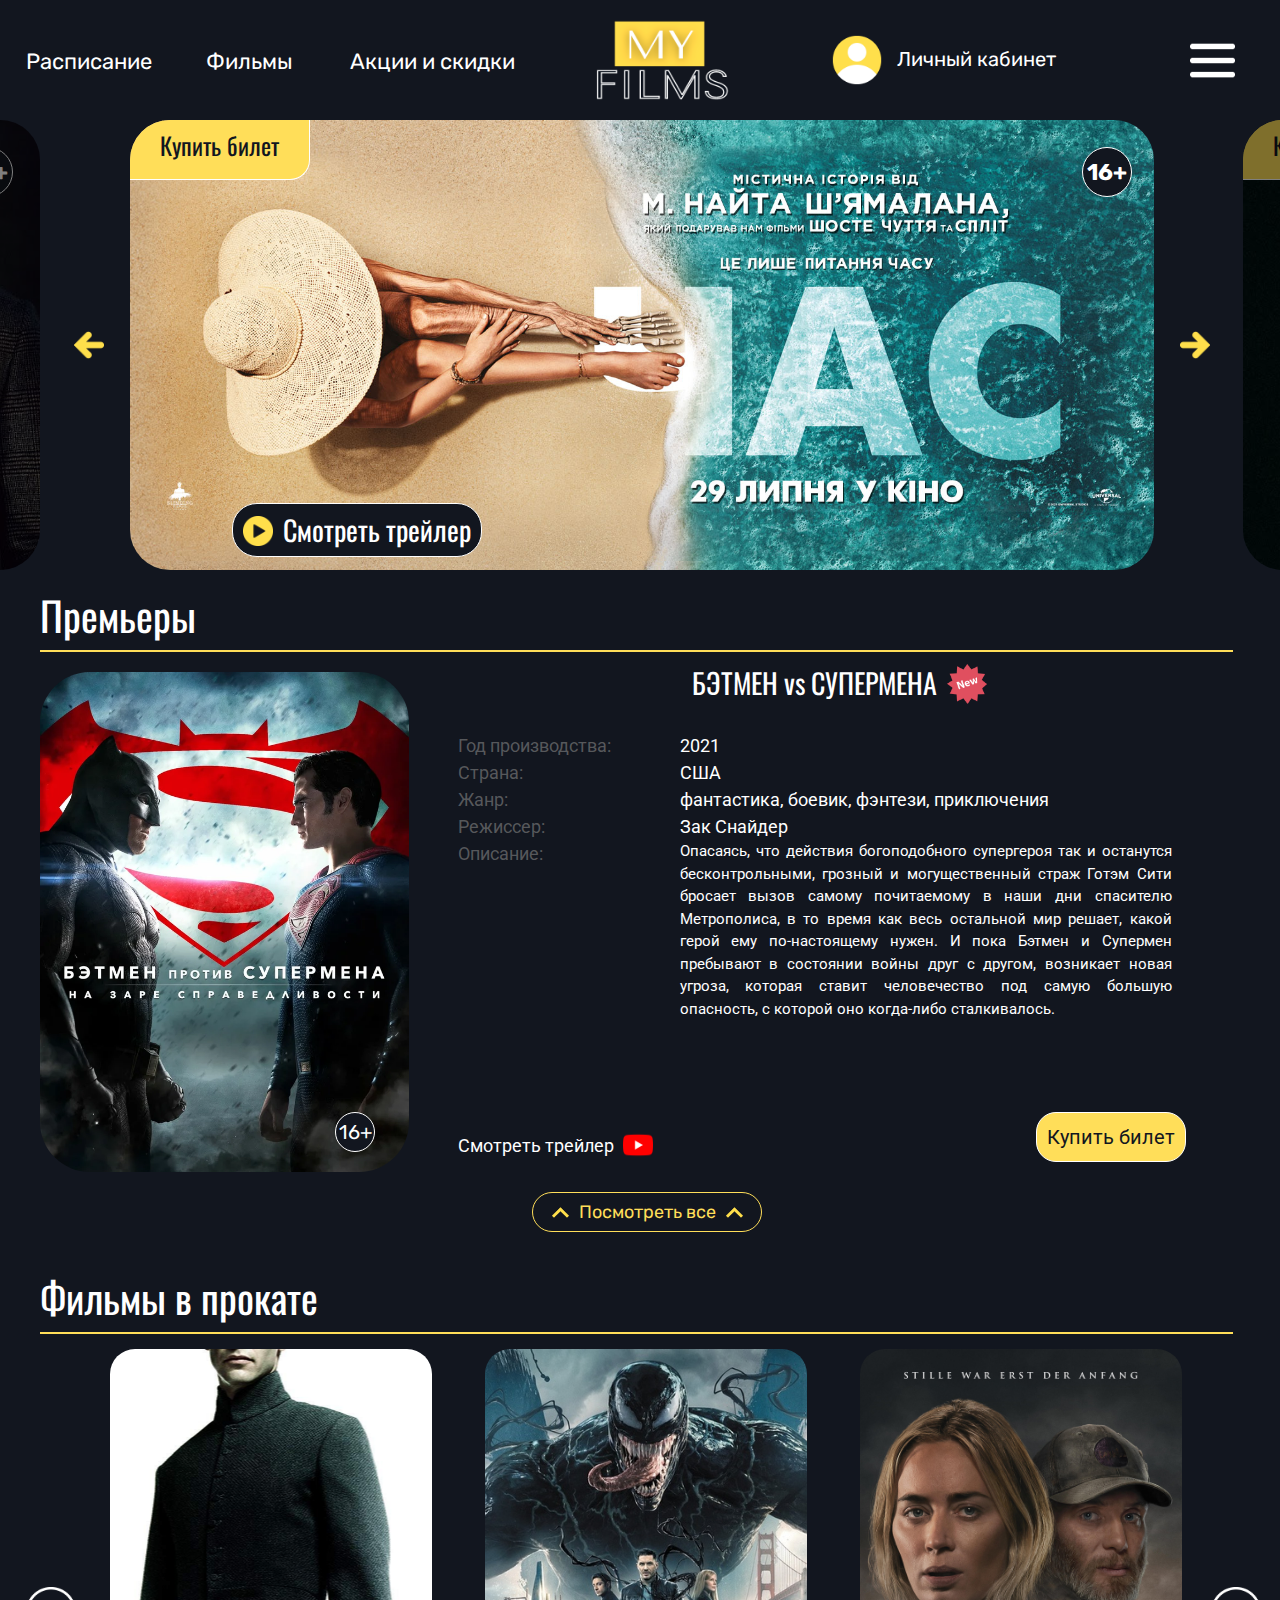
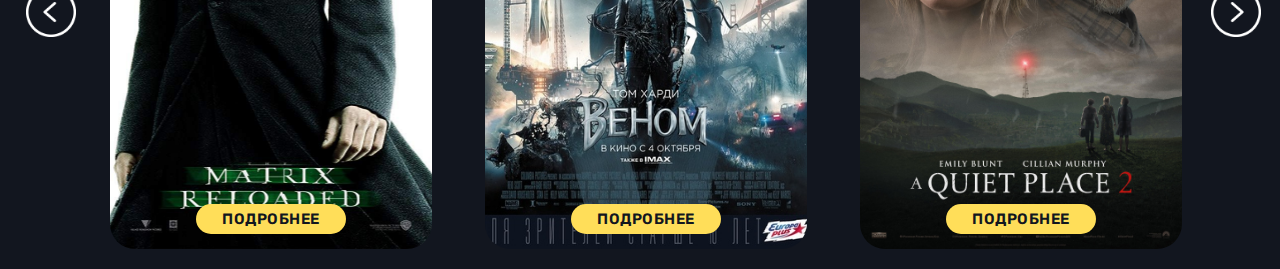
<file: index.html>
<!DOCTYPE html>
<html lang="en">

<head>
    <meta charset="UTF-8">
    <meta http-equiv="X-UA-Compatible" content="IE=edge">
    <meta name="viewport" content="width=device-width, initial-scale=1.0">
    <title>Document</title>
    <link rel="preconnect" href="https://fonts.gstatic.com" crossorigin>
    <link href="https://fonts.googleapis.com/css2?family=Rubik&display=swap" rel="stylesheet">
    <link href="https://fonts.googleapis.com/css2?family=Oswald&family=Roboto:wght@500&display=swap" rel="stylesheet">
    <link href="https://fonts.googleapis.com/css2?family=Open+Sans:wght@300&display=swap" rel="stylesheet">
    <link rel="stylesheet" href="css/style.min.css">
</head>

<body>
    <div class="black"></div>
    <header class="header">
        <div class="header__container">
            <div class="header__top">
                <div class="header__menu-items">
                    <div class="header__menu-schedule">
                        <div class="header__text-schedule"><a class='header__menu-link'
                                href="schedule.html">Расписание</a>
                        </div>
                    </div>
                    <div class="header__menu-films">
                        <div class="header__text-films"><a class='header__menu-link' href="index.html">Фильмы</a>
                        </div>
                    </div>
                    <div class="header__menu-share">
                        <div class="header__text-share"><a class='header__menu-link' href="index.html">Акции и
                                скидки</a></div>
                    </div>
                    <div class="logo">
                        <a href="index.html" class=""><img src="images/logo.png" alt="" class="logo__header"></a>
                    </div>
                    <div class="header__entrance">
                        <img class='header__entrance-img' src="images/user.png" alt="">
                        <div class="header__entrance-text">
                            Личный кабинет
                        </div>
                        <div class="header__entrance-text2">
                            Вход
                        </div>
                    </div>
                    <div class="header__burger">
                        <div class="header__burger-img"></div>
                        <!--TODO: Меню бургера-->
                        <div class="header__burger-window">
                            <div class="menu-window">
                                <a class="menu-window__item menu-window__item-schedule" href="">Расписание</a>
                                <a class="menu-window__item menu-window__item-films" href="">Фильмы</a>
                                <a class="menu-window__item menu-window__item-prices" href="">Цены</a>
                                <a class="menu-window__item menu-window__item-contacts" href="">Контакты</a>
                                <a class="menu-window__item menu-window__item-about-us" href="">Про нас</a>
                                <a class="menu-window__item menu-window__item-share" href="">Акции</a>
                                <span class="menu-window__text">Хотите уточнить информацию?</span>
                                <input type="tel" name="Телефон" class="menu-window__input"
                                    placeholder="+38 (___)___-__-__">
                                <button class="menu-window__call-me">Позвонить мне</button>
                                <div class="menu-window__social">
                                    <img class='menu-window__item-social' src="images/instagram.png" alt="">
                                    <img class='menu-window__item-social' src="images/viber.png" alt="">
                                    <img class='menu-window__item-social menu-window__item-social--active'
                                        src="images/facebook.png" alt="">
                                </div>
                            </div>
                        </div>
                    </div>
                </div>
            </div>
            <div class="header__middle">
                <div class="slider">
                    <div class="slider__wrapper">
                        <div class="slider__left-arrow"></div>
                        <div class="slider__container">
                            <div class="slider__first">
                                <div class="slider__first-black"></div>
                                <div class="slider__text-buy-first">
                                    <a href="" class="slider__text-buy-link">Купить билет</a>
                                </div>
                                <div class="slider__text-age">
                                    16+
                                </div>
                                <div class="slider__first-text">
                                    <img src="images/play.png" alt="" class="slider__second-play">
                                    <a href="https://www.youtube.com/watch?v=YLw55x-zOSo"
                                        class="slider__text-link">Смотреть трейлер</a>
                                </div>
                            </div>
                            <div class="slider__second">
                                <div class="slider__second-black"></div>
                                <div class="slider__text-buy-second">
                                    <a href="" class="slider__text-buy-link">Купить билет</a>
                                </div>
                                <div class="slider__text-age">
                                    16+
                                </div>
                                <div class="slider__second-text">
                                    <img src="images/play.png" alt="" class="slider__second-play">
                                    <a href="https://www.youtube.com/watch?v=N9HNrpH2uTE"
                                        class="slider__text-link">Смотреть трейлер</a>
                                </div>
                            </div>
                            <div class="slider_third">
                                <div class="slider__third-black"></div>
                                <div class="slider__text-buy-third">
                                    <a href="" class="slider__text-buy-link">Купить билет</a>
                                </div>
                                <div class="slider__text-age">
                                    16+
                                </div>
                                <div class="slider__third-text">
                                    <img src="images/play.png" alt="" class="slider__second-play">
                                    <a href="https://www.youtube.com/watch?v=3B0Hjirk6Gs"
                                        class="slider__text-link">Смотреть трейлер</a>
                                </div>
                            </div>
                        </div>
                        <div class="slider__right-arrow"></div>
                    </div>
                </div>
            </div>
        </div>
    </header>
    <main class="main">
        <div class="main__container">
            <div class="main__new">
                <div class="main__new-title">Премьеры</div>
                <div class="line"></div>
                <!--TODO: Первый фильм-->
                <div class="films-first">
                    <div class="films__container">
                        <div class="films__batman">
                            <div class="films__batman-age">
                                16+
                            </div>
                        </div>
                        <div class="films__batman-title">БЭТМЕН vs СУПЕРМЕНА <img class='films__batman-title-img'
                                src="images/new.png" alt="">
                        </div>
                        <div class="films__batman-items">
                            <div class="films__batman-text-flex">
                                <div class="films__batman-text">Год производства:
                                    <div class="films__batman-text-year">2021</div>
                                </div>
                            </div>
                            <div class="films__batman-text-flex">
                                <div class="films__batman-text">Страна:
                                    <div class="films__batman-text-country">США</div>
                                </div>
                            </div>
                            <div class="films__batman-text-flex">
                                <div class="films__batman-text">Жанр:
                                    <div class="films__batman-text-type">
                                        фантастика, боевик, фэнтези, приключения</div>
                                </div>
                            </div>
                            <div class="films__batman-text-flex">
                                <div class="films__batman-text">Режиссер:
                                    <div class="films__batman-text-producer">
                                        Зак Снайдер</div>
                                </div>
                            </div>
                            <div class="films__batman-text-flex">
                                <div class="films__batman-text-about">Описание:
                                    <div class="films__batman-text-about--active">
                                        Опасаясь, что действия богоподобного супергероя так и останутся бесконтрольными,
                                        грозный и могущественный страж Готэм Сити бросает вызов самому почитаемому в
                                        наши дни спасителю Метрополиса, в то время как весь остальной мир решает, какой
                                        герой
                                        ему по-настоящему нужен. И пока Бэтмен и Супермен пребывают в состоянии войны
                                        друг с
                                        другом, возникает новая угроза, которая ставит человечество под самую большую
                                        опасность, с которой оно когда-либо сталкивалось.</div>
                                </div>
                            </div>
                            <div class="films__batman-text-flex">
                                <a class="films__batman-text-trailer"
                                    href="https://www.youtube.com/watch?v=EkvKHhLq3NY">Смотреть трейлер</a>
                                <img class="films__batman-img" src="images/youtube.png" alt="">
                            </div>
                            <div class="films__batman-text-flex">
                                <div class="films__batman-text-buy">Купить билет</div>
                            </div>
                        </div>
                    </div>
                    <div class="lookMore">
                        <div class="lookMore__arrow1"></div>Посмотреть все<div class="lookMore__arrow2"></div>
                    </div>
                </div>
                <div class="line3"></div>
                <!--TODO: Второй фильм-->
                <div class="films-second">
                    <div class="films__container">
                        <div class="films__ono">
                            <div class="films__ono-age">
                                18+
                            </div>
                        </div>
                        <div class="films__batman-title">ОНО 2 <img class='films__batman-title-img' src="images/new.png"
                                alt="">
                        </div>
                        <div class="films__batman-items">
                            <div class="films__batman-text-flex">
                                <div class="films__batman-text">Год производства:
                                    <div class="films__batman-text-year">2019</div>
                                </div>
                            </div>
                            <div class="films__batman-text-flex">
                                <div class="films__batman-text">Страна:
                                    <div class="films__batman-text-country">США</div>
                                </div>
                            </div>
                            <div class="films__batman-text-flex">
                                <div class="films__batman-text">Жанр:
                                    <div class="films__batman-text-type">
                                        ужасы, триллер</div>
                                </div>
                            </div>
                            <div class="films__batman-text-flex">
                                <div class="films__batman-text">Режиссер:
                                    <div class="films__batman-text-producer">
                                        Андрес Мускетти</div>
                                </div>
                            </div>
                            <div class="films__batman-text-flex">
                                <div class="films__batman-text-about">Описание:
                                    <div class="films__batman-text-about--active">
                                        Проходит 27 лет после первой встречи ребят с демоническим Пеннивайзом. Они
                                        выросли, покинули родной городок и практически забыли о тех страшных событиях,
                                        но неожиданно в их взрослые проблемы вторгается телефонный звонок. Майк никогда
                                        не покидал Дерри и всё это время собирал информацию о жутком клоуне и ждал.
                                        Когда в городе начали происходить новые убийства, Майк просит старых друзей
                                        вновь собраться вместе и разобраться со злом города Дерри раз и навсегда.</div>
                                </div>
                            </div>
                            <div class="films__batman-text-flex">
                                <a class="films__batman-text-trailer"
                                    href="https://www.youtube.com/watch?v=RxLmsi98DB4">Смотреть трейлер</a>
                                <img class="films__batman-img" src="images/youtube.png" alt="">
                            </div>
                            <div class="films__batman-text-flex">
                                <div class="films__batman-text-buy">Купить билет</div>
                            </div>
                        </div>
                    </div>
                </div>
            </div>
            <!--TODO: Слайдер-->
            <div class="look-now">
                <div class="look-now__container">
                    <div class="look-now__title">Фильмы в прокате<div class="test"></div>
                    </div>
                    <div class="line"></div>
                    <div class="look-now__slider">
                        <div class="look-now__slider-arrows">
                            <div class="look-now__slider-arrows-left"></div>
                            <div class="look-now__slider-arrows-right"></div>
                        </div>
                        <div class="look-now__slider-container">
                            <div class="look-now__slider-item look-now__slider-item--slider1">
                                <div class="look-now__slider-about">
                                    <div class="look-now__slider-btn" data-path="first" data-animation="fade"
                                        data-speed="300">
                                        Подробнее
                                    </div>
                                </div>
                            </div>
                            <div class="look-now__slider-item look-now__slider-item--slider2">
                                <div class="look-now__slider-about">
                                    <div class="look-now__slider-btn" data-path="second" data-animation="fade"
                                        data-speed="300">
                                        Подробнее
                                    </div>
                                </div>
                            </div>
                            <div class="look-now__slider-item look-now__slider-item--slider3">
                                <div class="look-now__slider-about">
                                    <div class="look-now__slider-btn" data-path="third" data-animation="fade"
                                        data-speed="300">
                                        Подробнее
                                    </div>
                                </div>
                            </div>
                            <div class="look-now__slider-item look-now__slider-item--slider4">
                                <div class="look-now__slider-about">
                                    <div class="look-now__slider-btn" data-path="fourth" data-animation="fade"
                                        data-speed="300">
                                        Подробнее
                                    </div>
                                </div>
                            </div>
                            <div class="look-now__slider-item look-now__slider-item--slider5">
                                <div class="look-now__slider-about">
                                    <div class="look-now__slider-btn" data-path="fifth" data-animation="fade"
                                        data-speed="300">
                                        Подробнее
                                    </div>
                                </div>
                            </div>
                            <div class="look-now__slider-item look-now__slider-item--slider6">
                                <div class="look-now__slider-about">
                                    <div class="look-now__slider-btn" data-path="sixth" data-animation="fade"
                                        data-speed="300">
                                        Подробнее
                                    </div>
                                </div>
                            </div>
                            <div class="look-now__slider-item look-now__slider-item--slider7">
                                <div class="look-now__slider-about">
                                    <div class="look-now__slider-btn" data-path="seventh" data-animation="fade"
                                        data-speed="300">
                                        Подробнее
                                    </div>
                                </div>
                            </div>
                        </div>
                    </div>
                </div>
            </div>
        </div>

        <!--------------------------------------------------------TODO: Модальные окна-------------------------------------------------------------------->
        <div class="modal">
            <!--TODO:: Окно первого фильма-->
            <div class="modal__container" data-target="first">
                <div class="modal-content1">
                    <button class="modal-close">Закрыть</button>
                    <div class="modal-content__container">
                        <div class="modal-content__title">Гарри Потер и Дары смерти:</div>
                        <div class="modal-content__title modal-content__title--active">Часть 1</div>
                    </div>
                    <div class="modal-content__text">Год производства:
                        <div class="modal-content__info">2010</div>
                    </div>
                    <div class="modal-content__text">Страна:
                        <div class="modal-content__info">Великобритания, США</div>
                    </div>
                    <div class="modal-content__text">Жанр:
                        <div class="modal-content__info">фэнтези, приключения</div>
                    </div>
                    <div class="modal-content__text">Режиссер:
                        <div class="modal-content__info">Дэвид Йейтс</div>
                    </div>
                    <div class="modal-content__text">Возраст:
                        <div class="modal-content__info">16+</div>
                    </div>
                    <div class="modal-content__text">Время:
                        <div class="modal-content__info">146 мин. / 02:26</div>
                    </div>
                    <div class="modal-content__text">Описание:</div>
                    <div class="modal-content__info modal-content__info--active">
                        Гарри Поттера ждёт самое страшное испытание в жизни — смертельная схватка с Волан-де-Мортом.
                        Ждать помощи не от кого — Гарри одинок, как никогда… Друзья и враги Гарри предстают в
                        совершенно неожиданном свете. Граница между Добром и Злом становится всё призрачнее…
                    </div>
                    <div class="modal-flex">
                        <div class="look-trailer">
                            <a class="look-trailer__link" href="https://www.youtube.com/watch?v=RxLmsi98DB4">Смотреть
                                трейлер</a>
                            <img class="look-trailer__img" src="images/youtube.png" alt="">
                        </div>
                        <div class="rating">
                            <div class="rating-text">Рейтинг фильма на Kinopoisk:</div>
                            <div class="rating-value">7.840</div>
                        </div>
                        <a class= "link" href="schedule.html#harry_time"><div class="look-schedule">Смотреть расписание</div></a>
                    </div>
                </div>
            </div>
            <!--TODO: Окно второго фильма-->
            <div class="modal__container" data-target="second">
                <div class="modal-content1">
                    <button class="modal-close">Закрыть</button>
                    <div class="modal-content__container">
                        <div class="modal-content__title">Области тьмы</div>
                        <div class="modal-content__title modal-content__title--active"></div>
                    </div>
                    <div class="modal-content__text">Год производства:
                        <div class="modal-content__info">2011</div>
                    </div>
                    <div class="modal-content__text">Страна:
                        <div class="modal-content__info">США, Мексика</div>
                    </div>
                    <div class="modal-content__text">Жанр:
                        <div class="modal-content__info">триллер, драма, фантастика</div>
                    </div>
                    <div class="modal-content__text">Режиссер:
                        <div class="modal-content__info">Нил Бёргер</div>
                    </div>
                    <div class="modal-content__text">Возраст:
                        <div class="modal-content__info">16+</div>
                    </div>
                    <div class="modal-content__text">Время:
                        <div class="modal-content__info">105 мин. / 01:45</div>
                    </div>
                    <div class="modal-content__text">Описание:</div>
                    <div class="modal-content__info modal-content__info--active">
                        Нью-йоркский писатель Эдди, желая преодолеть чёрную полосу в жизни, принимает засекреченный
                        препарат под названием NZT. Таблетка выводит мозг парня на работу в нереальной мощности. Этот
                        творческий наркотик меняет всю жизнь Эдди, за короткий срок он зарабатывает кучу денег, но скоро
                        начинает страдать от зловещих побочных эффектов препарата...
                    </div>
                    <div class="modal-flex">
                        <div class="look-trailer">
                            <a class="look-trailer__link" href="https://www.youtube.com/watch?v=RxLmsi98DB4">Смотреть
                                трейлер</a>
                            <img class="look-trailer__img" src="images/youtube.png" alt="">
                        </div>
                        <div class="rating">
                            <div class="rating-text">Рейтинг фильма на Kinopoisk:</div>
                            <div class="rating-value">7.981</div>
                        </div>
                        <div class="look-schedule">Смотреть расписание</div>
                    </div>
                </div>
            </div>
            <!--TODO: Окно третьего фильма-->
            <div class="modal__container" data-target="third">
                <div class="modal-content1">
                    <button class="modal-close">Закрыть</button>
                    <div class="modal-content__container">
                        <div class="modal-content__title">Матрица:</div>
                        <div class="modal-content__title modal-content__title--active">Перезагрузка</div>
                    </div>
                    <div class="modal-content__text">Год производства:
                        <div class="modal-content__info">2003</div>
                    </div>
                    <div class="modal-content__text">Страна:
                        <div class="modal-content__info">США</div>
                    </div>
                    <div class="modal-content__text">Жанр:
                        <div class="modal-content__info">фантастика, боевик</div>
                    </div>
                    <div class="modal-content__text">Режиссер:
                        <div class="modal-content__info">Лана Вачовски, Лилли Вачовски</div>
                    </div>
                    <div class="modal-content__text">Возраст:
                        <div class="modal-content__info">16+</div>
                    </div>
                    <div class="modal-content__text">Время:
                        <div class="modal-content__info">138 мин. / 02:18</div>
                    </div>
                    <div class="modal-content__text">Описание:</div>
                    <div class="modal-content__info modal-content__info--active">
                        Борцы за свободу Нео, Тринити и Морфеус продолжают руководить восстанием людей против Армии
                        Машин. Для уничтожения системы репрессий и эксплуатации они вынуждены прибегнуть не только к
                        арсеналу превосходного оружия, но и к своим выдающимся навыкам...
                    </div>
                    <div class="modal-flex">
                        <div class="look-trailer">
                            <a class="look-trailer__link" href="https://www.youtube.com/watch?v=RxLmsi98DB4">Смотреть
                                трейлер</a>
                            <img class="look-trailer__img" src="images/youtube.png" alt="">
                        </div>
                        <div class="rating">
                            <div class="rating-text">Рейтинг фильма на Kinopoisk:</div>
                            <div class="rating-value">8.001</div>
                        </div>
                        <div class="look-schedule">Смотреть расписание</div>
                    </div>
                </div>
            </div>
            <!--TODO: Окно четвертого фильма-->
            <div class="modal__container" data-target="fourth">
                <div class="modal-content1">
                    <button class="modal-close">Закрыть</button>
                    <div class="modal-content__container">
                        <div class="modal-content__title">Веном</div>
                        <div class="modal-content__title modal-content__title--active"></div>
                    </div>
                    <div class="modal-content__text">Год производства:
                        <div class="modal-content__info">2018</div>
                    </div>
                    <div class="modal-content__text">Страна:
                        <div class="modal-content__info">США, Китай</div>
                    </div>
                    <div class="modal-content__text">Жанр:
                        <div class="modal-content__info">фантастика, боевик, триллер, ужасы</div>
                    </div>
                    <div class="modal-content__text">Режиссер:
                        <div class="modal-content__info">Рубен Фляйшер</div>
                    </div>
                    <div class="modal-content__text">Возраст:
                        <div class="modal-content__info">16+</div>
                    </div>
                    <div class="modal-content__text">Время:
                        <div class="modal-content__info">112 мин. / 01:52</div>
                    </div>
                    <div class="modal-content__text">Описание:</div>
                    <div class="modal-content__info modal-content__info--active">
                        Что, если в один прекрасный день в тебя вселится симбиот, который наделит тебя
                        сверхчеловеческими способностями? Вот только Веном — симбиот совсем недобрый, и договориться с
                        ним невозможно. А нужно ли договариваться? Ведь в какой-то момент ты понимаешь, что быть плохим
                        вовсе не так уж и плохо, так даже веселее...
                    </div>
                    <div class="modal-flex">
                        <div class="look-trailer">
                            <a class="look-trailer__link" href="https://www.youtube.com/watch?v=RxLmsi98DB4">Смотреть
                                трейлер</a>
                            <img class="look-trailer__img" src="images/youtube.png" alt="">
                        </div>
                        <div class="rating">
                            <div class="rating-text">Рейтинг фильма на Kinopoisk:</div>
                            <div class="rating-value">7.981</div>
                        </div>
                        <div class="look-schedule">Смотреть расписание</div>
                    </div>
                </div>
            </div>
            <!--TODO: Окно пятого фильма-->
            <div class="modal__container" data-target="fifth">
                <div class="modal-content1">
                    <button class="modal-close">Закрыть</button>
                    <div class="modal-content__container">
                        <div class="modal-content__title">Тихое место</div>
                        <div class="modal-content__title modal-content__title--active"></div>
                    </div>
                    <div class="modal-content__text">Год производства:
                        <div class="modal-content__info">2020</div>
                    </div>
                    <div class="modal-content__text">Страна:
                        <div class="modal-content__info">США</div>
                    </div>
                    <div class="modal-content__text">Жанр:
                        <div class="modal-content__info">ужасы, фантастика, драма</div>
                    </div>
                    <div class="modal-content__text">Режиссер:
                        <div class="modal-content__info">Джон Красински</div>
                    </div>
                    <div class="modal-content__text">Возраст:
                        <div class="modal-content__info">16+</div>
                    </div>
                    <div class="modal-content__text">Время:
                        <div class="modal-content__info">97 мин. / 01:37</div>
                    </div>
                    <div class="modal-content__text">Описание:</div>
                    <div class="modal-content__info modal-content__info--active">
                        474 дня прошло после нападения на Землю охотящихся на звук существ, семья Эбботт продолжает
                        бороться за жизнь в полной тишине. Столкнувшись со смертельной угрозой в собственном доме, они
                        вынуждены отправиться во внешний мир, где находят убежище и старого знакомого семьи...
                    </div>
                    <div class="modal-flex">
                        <div class="look-trailer">
                            <a class="look-trailer__link" href="https://www.youtube.com/watch?v=RxLmsi98DB4">Смотреть
                                трейлер</a>
                            <img class="look-trailer__img" src="images/youtube.png" alt="">
                        </div>
                        <div class="rating">
                            <div class="rating-text">Рейтинг фильма на Kinopoisk:</div>
                            <div class="rating-value">6.669</div>
                        </div>
                        <div class="look-schedule">Смотреть расписание</div>
                    </div>
                </div>
            </div>
            <!--TODO: Окно шестого фильма-->
            <div class="modal__container" data-target="sixth">
                <div class="modal-content1">
                    <button class="modal-close">Закрыть</button>
                    <div class="modal-content__container">
                        <div class="modal-content__title">Годзилла против Конга</div>
                        <div class="modal-content__title modal-content__title--active"></div>
                    </div>
                    <div class="modal-content__text">Год производства:
                        <div class="modal-content__info">2021</div>
                    </div>
                    <div class="modal-content__text">Страна:
                        <div class="modal-content__info">США, Австралия, Канада, Индия</div>
                    </div>
                    <div class="modal-content__text">Жанр:
                        <div class="modal-content__info">боевик, фантастика</div>
                    </div>
                    <div class="modal-content__text">Режиссер:
                        <div class="modal-content__info">Адам Вингард</div>
                    </div>
                    <div class="modal-content__text">Возраст:
                        <div class="modal-content__info">12+</div>
                    </div>
                    <div class="modal-content__text">Время:
                        <div class="modal-content__info">113 мин. / 01:53</div>
                    </div>
                    <div class="modal-content__text">Описание:</div>
                    <div class="modal-content__info modal-content__info--active">
                        Конг и группа ученых отправляются в опасное путешествие в поисках родного дома гиганта. Среди
                        них девочка Джия, единственная, кто умеет общаться с Конгом. Неожиданно они сталкиваются с
                        разъяренным Годзиллой, разрушающим все на своем пути...
                    </div>
                    <div class="modal-flex">
                        <div class="look-trailer">
                            <a class="look-trailer__link" href="https://www.youtube.com/watch?v=RxLmsi98DB4">Смотреть
                                трейлер</a>
                            <img class="look-trailer__img" src="images/youtube.png" alt="">
                        </div>
                        <div class="rating">
                            <div class="rating-text">Рейтинг фильма на Kinopoisk:</div>
                            <div class="rating-value">6.593</div>
                        </div>
                        <div class="look-schedule">Смотреть расписание</div>
                    </div>
                </div>
            </div>
            <!--TODO: Окно седьмого фильма-->
            <div class="modal__container" data-target="seventh">
                <div class="modal-content1">
                    <button class="modal-close">Закрыть</button>
                    <div class="modal-content__container">
                        <div class="modal-content__title">Человек-Паук 3:</div>
                        <div class="modal-content__title modal-content__title--active">Враг в отражении</div>
                    </div>
                    <div class="modal-content__text">Год производства:
                        <div class="modal-content__info">2021</div>
                    </div>
                    <div class="modal-content__text">Страна:
                        <div class="modal-content__info">США</div>
                    </div>
                    <div class="modal-content__text">Жанр:
                        <div class="modal-content__info">фантастика, боевик, приключения</div>
                    </div>
                    <div class="modal-content__text">Режиссер:
                        <div class="modal-content__info">Сэм Рэйми</div>
                    </div>
                    <div class="modal-content__text">Возраст:
                        <div class="modal-content__info">12+</div>
                    </div>
                    <div class="modal-content__text">Время:
                        <div class="modal-content__info">139 мин. / 02:19</div>
                    </div>
                    <div class="modal-content__text">Описание:</div>
                    <div class="modal-content__info modal-content__info--active">
                        Конг и группа ученых отправляются в опасное путешествие в поисках родного дома гиганта. Среди
                        них девочка Джия, единственная, кто умеет общаться с Конгом. Неожиданно они сталкиваются с
                        разъяренным Годзиллой, разрушающим все на своем пути...
                    </div>
                    <div class="modal-flex">
                        <div class="look-trailer">
                            <a class="look-trailer__link" href="https://www.youtube.com/watch?v=RxLmsi98DB4">Смотреть
                                трейлер</a>
                            <img class="look-trailer__img" src="images/youtube.png" alt="">
                        </div>
                        <div class="rating">
                            <div class="rating-text">Рейтинг фильма на Kinopoisk:</div>
                            <div class="rating-value">7.295</div>
                        </div>
                        <div class="look-schedule">Смотреть расписание</div>
                    </div>
                </div>
            </div>
        </div>
    </main>

    <script src="js/main.min.js"></script>
    <script src="js/modal.js"></script>
</body>

</html>
</file>
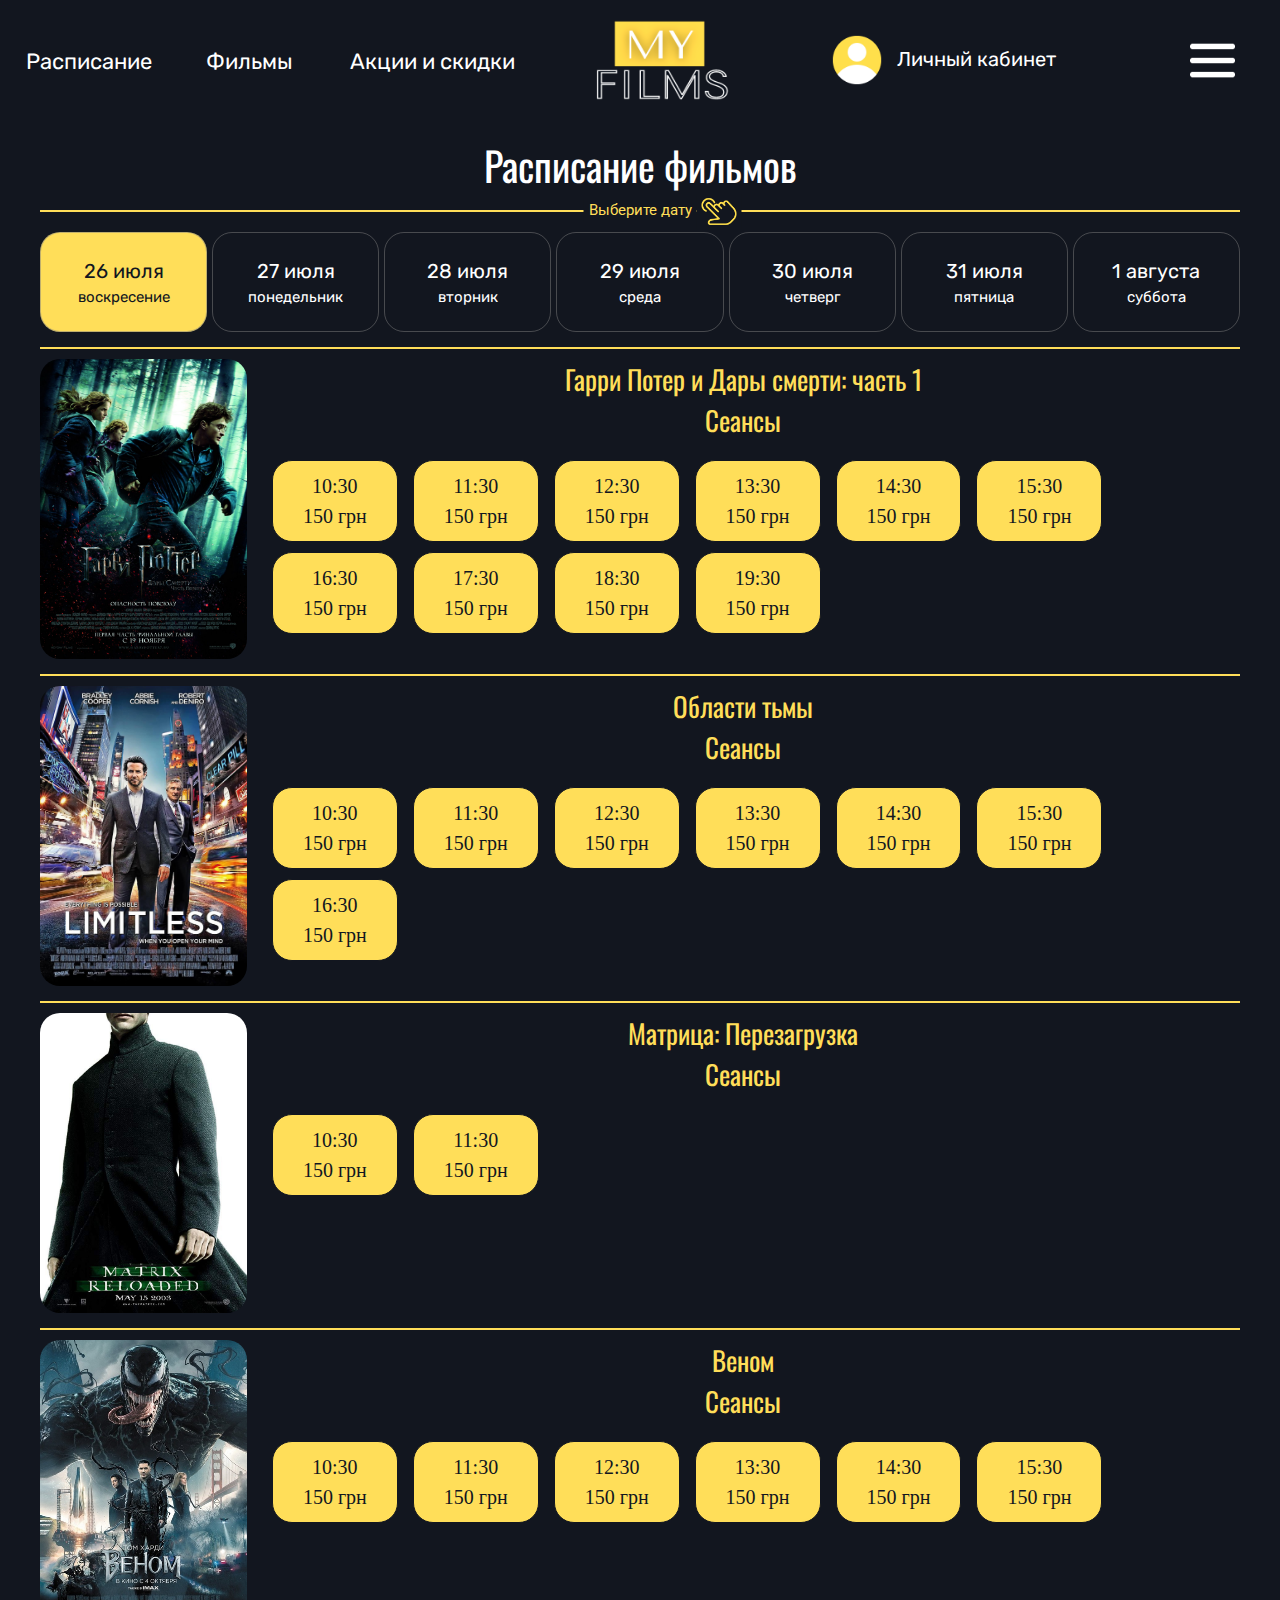
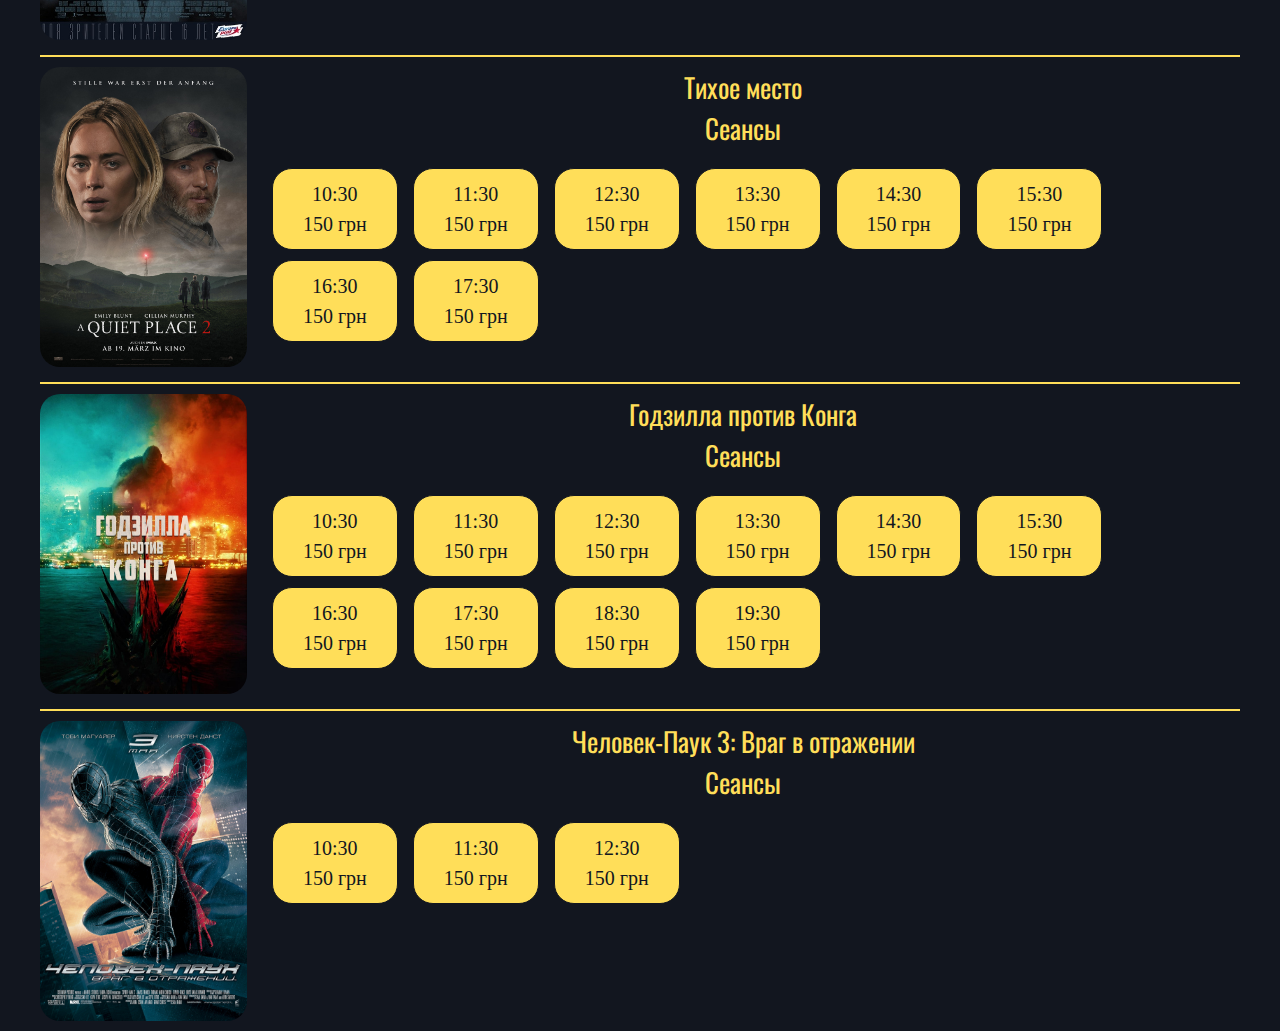
<file: schedule.html>
<!DOCTYPE html>
<html lang="en">

<head>
    <meta charset="UTF-8">
    <meta http-equiv="X-UA-Compatible" content="IE=edge">
    <meta name="viewport" content="width=device-width, initial-scale=1.0">
    <title>Document</title>
    <link rel="preconnect" href="https://fonts.gstatic.com" crossorigin>
    <link href="https://fonts.googleapis.com/css2?family=Rubik&display=swap" rel="stylesheet">
    <link href="https://fonts.googleapis.com/css2?family=Oswald&family=Roboto:wght@500&display=swap" rel="stylesheet">
    <link href="https://fonts.googleapis.com/css2?family=Open+Sans:wght@300&display=swap" rel="stylesheet">
    <link rel="stylesheet" href="css/style.min.css">
</head>

<body>
    <div class="black"></div>
    <header class="header">
        <div class="header__container">
            <div class="header__top">
                <div class="header__menu-items">
                    <div class="header__menu-schedule">
                        <div class="header__text-schedule"><a class='header__menu-link'
                                href="schedule.html">Расписание</a>
                        </div>
                    </div>
                    <div class="header__menu-films">
                        <div class="header__text-films"><a class='header__menu-link' href="index.html">Фильмы</a>
                        </div>
                    </div>
                    <div class="header__menu-share">
                        <div class="header__text-share"><a class='header__menu-link' href="index.html">Акции и
                                скидки</a></div>
                    </div>
                    <div class="logo">
                        <a href="index.html" class=""><img src="images/logo.png" alt="" class="logo__header"></a>
                    </div>
                    <div class="header__entrance">
                        <img class='header__entrance-img' src="images/user.png" alt="">
                        <div class="header__entrance-text">
                            Личный кабинет
                        </div>
                        <div class="header__entrance-text2">
                            Вход
                        </div>
                    </div>
                    <div class="header__burger">
                        <div class="header__burger-img"></div>
                        <!--TODO: Меню бургера-->
                        <div class="header__burger-window">
                            <div class="menu-window">
                                <a class="menu-window__item menu-window__item-schedule" href="">Расписание</a>
                                <a class="menu-window__item menu-window__item-films" href="">Фильмы</a>
                                <a class="menu-window__item menu-window__item-prices" href="">Цены</a>
                                <a class="menu-window__item menu-window__item-contacts" href="">Контакты</a>
                                <a class="menu-window__item menu-window__item-about-us" href="">Про нас</a>
                                <a class="menu-window__item menu-window__item-share" href="">Акции</a>
                                <span class="menu-window__text">Хотите уточнить информацию?</span>
                                <input type="tel" name="Телефон" class="menu-window__input"
                                    placeholder="+38 (___)___-__-__">
                                <button class="menu-window__call-me">Позвонить мне</button>
                                <div class="menu-window__social">
                                    <img class='menu-window__item-social' src="images/instagram.png" alt="">
                                    <img class='menu-window__item-social' src="images/viber.png" alt="">
                                    <img class='menu-window__item-social menu-window__item-social--active'
                                        src="images/facebook.png" alt="">
                                </div>
                            </div>
                        </div>
                    </div>
                </div>
            </div>
        </div>
    </header>
    <main class="main">
        <div class="schedule__container">
            <div class="schedule__title">Расписание фильмов</div>
            <div class="schedule__select">Выберите дату<div class="schedule__select-img"></div>
            </div>
            <div class="line-schedule"></div>
            <div class="schedule-days">
                <div class="schedule-days__container">
                    <div class="schedule-days__item">
                        <div class="schedule-days__month-and-number"></div>
                        <div class="schedule-days__day"></div>
                    </div>
                    <div class="schedule-days__item">
                        <div class="schedule-days__month-and-number"></div>
                        <div class="schedule-days__day"></div>
                    </div>
                    <div class="schedule-days__item">
                        <div class="schedule-days__month-and-number"></div>
                        <div class="schedule-days__day"></div>
                    </div>
                    <div class="schedule-days__item">
                        <div class="schedule-days__month-and-number"></div>
                        <div class="schedule-days__day"></div>
                    </div>
                    <div class="schedule-days__item">
                        <div class="schedule-days__month-and-number"></div>
                        <div class="schedule-days__day"></div>
                    </div>
                    <div class="schedule-days__item">
                        <div class="schedule-days__month-and-number"></div>
                        <div class="schedule-days__day"></div>
                    </div>
                    <div class="schedule-days__item schedule-days__item--active">
                        <div class="schedule-days__month-and-number"></div>
                        <div class="schedule-days__day"></div>
                    </div>
                </div>
            </div>
            <a name="harry_time"></a>
            <div class="line-schedule"></div>
            <div class="schedule__film-container">
                <div class="schedule__film-img1"></div>
                <div class="schedule__film-timetable">
                    <div class="schedule__film-timetable-title">Гарри Потер и Дары смерти: часть 1</div>
                    <div class="schedule__film-timetable-title">Сеансы</div>
                    <div class="schedule__film-timetable-time">
                        <div class="schedule__film-timetable-time-item">10:30<div class="price">150 грн</div>
                        </div>
                        <div class="schedule__film-timetable-time-item">11:30<div class="price">150 грн</div>
                        </div>
                        <div class="schedule__film-timetable-time-item">12:30<div class="price">150 грн</div>
                        </div>
                        <div class="schedule__film-timetable-time-item">13:30<div class="price">150 грн</div>
                        </div>
                        <div class="schedule__film-timetable-time-item">14:30<div class="price">150 грн</div>
                        </div>
                        <div class="schedule__film-timetable-time-item">15:30<div class="price">150 грн</div>
                        </div>
                        <div class="schedule__film-timetable-time-item">16:30<div class="price">150 грн</div>
                        </div>
                        <div class="schedule__film-timetable-time-item">17:30<div class="price">150 грн</div>
                        </div>
                        <div class="schedule__film-timetable-time-item">18:30<div class="price">150 грн</div>
                        </div>
                        <div class="schedule__film-timetable-time-item">19:30<div class="price">150 грн</div>
                        </div>
                    </div>
                </div>
            </div>
            <div class="line-schedule"></div>
            <div class="schedule__film-container">
                <div class="schedule__film-img2"></div>
                <div class="schedule__film-timetable">
                    <div class="schedule__film-timetable-title">Области тьмы</div>
                    <div class="schedule__film-timetable-title">Сеансы</div>
                    <div class="schedule__film-timetable-time">
                        <div class="schedule__film-timetable-time-item">10:30<div class="price">150 грн</div>
                        </div>
                        <div class="schedule__film-timetable-time-item">11:30<div class="price">150 грн</div>
                        </div>
                        <div class="schedule__film-timetable-time-item">12:30<div class="price">150 грн</div>
                        </div>
                        <div class="schedule__film-timetable-time-item">13:30<div class="price">150 грн</div>
                        </div>
                        <div class="schedule__film-timetable-time-item">14:30<div class="price">150 грн</div>
                        </div>
                        <div class="schedule__film-timetable-time-item">15:30<div class="price">150 грн</div>
                        </div>
                        <div class="schedule__film-timetable-time-item">16:30<div class="price">150 грн</div>
                        </div>
                    </div>
                </div>
            </div>
            <div class="line-schedule"></div>
            <div class="schedule__film-container">
                <div class="schedule__film-img3"></div>
                <div class="schedule__film-timetable">
                    <div class="schedule__film-timetable-title">Матрица: Перезагрузка</div>
                    <div class="schedule__film-timetable-title">Сеансы</div>
                    <div class="schedule__film-timetable-time">
                        <div class="schedule__film-timetable-time-item">10:30<div class="price">150 грн</div>
                        </div>
                        <div class="schedule__film-timetable-time-item">11:30<div class="price">150 грн</div>
                        </div>
                    </div>
                </div>
            </div>
            <div class="line-schedule"></div>
            <div class="schedule__film-container">
                <div class="schedule__film-img4"></div>
                <div class="schedule__film-timetable">
                    <div class="schedule__film-timetable-title">Веном</div>
                    <div class="schedule__film-timetable-title">Сеансы</div>
                    <div class="schedule__film-timetable-time">
                        <div class="schedule__film-timetable-time-item">10:30<div class="price">150 грн</div>
                        </div>
                        <div class="schedule__film-timetable-time-item">11:30<div class="price">150 грн</div>
                        </div>
                        <div class="schedule__film-timetable-time-item">12:30<div class="price">150 грн</div>
                        </div>
                        <div class="schedule__film-timetable-time-item">13:30<div class="price">150 грн</div>
                        </div>
                        <div class="schedule__film-timetable-time-item">14:30<div class="price">150 грн</div>
                        </div>
                        <div class="schedule__film-timetable-time-item">15:30<div class="price">150 грн</div>
                        </div>
                    </div>
                </div>
            </div>
            <div class="line-schedule"></div>
            <div class="schedule__film-container">
                <div class="schedule__film-img5"></div>
                <div class="schedule__film-timetable">
                    <div class="schedule__film-timetable-title">Тихое место</div>
                    <div class="schedule__film-timetable-title">Сеансы</div>
                    <div class="schedule__film-timetable-time">
                        <div class="schedule__film-timetable-time-item">10:30<div class="price">150 грн</div>
                        </div>
                        <div class="schedule__film-timetable-time-item">11:30<div class="price">150 грн</div>
                        </div>
                        <div class="schedule__film-timetable-time-item">12:30<div class="price">150 грн</div>
                        </div>
                        <div class="schedule__film-timetable-time-item">13:30<div class="price">150 грн</div>
                        </div>
                        <div class="schedule__film-timetable-time-item">14:30<div class="price">150 грн</div>
                        </div>
                        <div class="schedule__film-timetable-time-item">15:30<div class="price">150 грн</div>
                        </div>
                        <div class="schedule__film-timetable-time-item">16:30<div class="price">150 грн</div>
                        </div>
                        <div class="schedule__film-timetable-time-item">17:30<div class="price">150 грн</div>
                        </div>
                    </div>
                </div>
            </div>
            <div class="line-schedule"></div>
            <div class="schedule__film-container">
                <div class="schedule__film-img6"></div>
                <div class="schedule__film-timetable">
                    <div class="schedule__film-timetable-title">Годзилла против Конга</div>
                    <div class="schedule__film-timetable-title">Сеансы</div>
                    <div class="schedule__film-timetable-time">
                        <div class="schedule__film-timetable-time-item">10:30<div class="price">150 грн</div>
                        </div>
                        <div class="schedule__film-timetable-time-item">11:30<div class="price">150 грн</div>
                        </div>
                        <div class="schedule__film-timetable-time-item">12:30<div class="price">150 грн</div>
                        </div>
                        <div class="schedule__film-timetable-time-item">13:30<div class="price">150 грн</div>
                        </div>
                        <div class="schedule__film-timetable-time-item">14:30<div class="price">150 грн</div>
                        </div>
                        <div class="schedule__film-timetable-time-item">15:30<div class="price">150 грн</div>
                        </div>
                        <div class="schedule__film-timetable-time-item">16:30<div class="price">150 грн</div>
                        </div>
                        <div class="schedule__film-timetable-time-item">17:30<div class="price">150 грн</div>
                        </div>
                        <div class="schedule__film-timetable-time-item">18:30<div class="price">150 грн</div>
                        </div>
                        <div class="schedule__film-timetable-time-item">19:30<div class="price">150 грн</div>
                        </div>
                    </div>
                </div>
            </div>
            <div class="line-schedule"></div>
            <div class="schedule__film-container">
                <div class="schedule__film-img7"></div>
                <div class="schedule__film-timetable">
                    <div class="schedule__film-timetable-title">Человек-Паук 3: Враг в отражении</div>
                    <div class="schedule__film-timetable-title">Сеансы</div>
                    <div class="schedule__film-timetable-time">
                        <div class="schedule__film-timetable-time-item">10:30<div class="price">150 грн</div>
                        </div>
                        <div class="schedule__film-timetable-time-item">11:30<div class="price">150 грн</div>
                        </div>
                        <div class="schedule__film-timetable-time-item">12:30<div class="price">150 грн</div>
                        </div>
                    </div>
                </div>
            </div>
        </div>
    </main>

    <script src="js/schedule.js"></script>
</body>
</file>
<file: css/style.min.css>
.logo__header{width:140px;height:90px}.logo{margin-left:6%}.header__middle{overflow:hidden}.header__top{position:relative;width:100%}.header__menu-items{padding-left:2%;display:-webkit-box;display:-ms-flexbox;display:flex;-webkit-box-align:center;-ms-flex-align:center;align-items:center;font-family:"Rubik",sans-serif;font-size:22px;height:120px}.header__text-share,.header__text-schedule,.header__text-films{font-size:22px;color:#fff;margin-top:10px}.header__menu-share{height:50px;padding-left:.5%;margin-left:1%;cursor:pointer}.header__menu-share:hover .header__menu-link{-webkit-transition:1s;-o-transition:1s;transition:1s;color:#ffde59}.header__menu-films{height:50px;cursor:pointer;width:10%;margin-left:10px}.header__menu-films:hover .header__menu-link{-webkit-transition:1s;-o-transition:1s;transition:1s;color:#ffde59}.header__menu-schedule{height:50px;cursor:pointer;width:14%;margin-right:-5px}.header__menu-schedule:hover .header__menu-link{-webkit-transition:1s;-o-transition:1s;transition:1s;color:#ffde59}.header__entrance-img{margin-right:15px;width:50px;height:50px}.header__entrance{left:65%;color:#fff;cursor:pointer;-webkit-transition:1s;-o-transition:1s;transition:1s;display:-webkit-box;display:-ms-flexbox;display:flex;position:absolute;z-index:10;padding-top:10px;min-width:250px;height:70px;overflow:hidden}.header__entrance:hover{color:#ffde59}.header__entrance:hover .header__entrance-text2{color:#12161f}.header__entrance:hover .header__entrance-text2{-webkit-animation-name:entrance2;animation-name:entrance2;-webkit-animation-duration:1s;animation-duration:1s;-webkit-animation-fill-mode:forwards;animation-fill-mode:forwards}.header__entrance:hover .header__entrance-text{-webkit-animation-name:entrance;animation-name:entrance;-webkit-animation-duration:.5s;animation-duration:.5s;-webkit-animation-fill-mode:forwards;animation-fill-mode:forwards}.header__entrance-text{margin-top:9px;font-size:20px}.header__entrance-text2{padding:0px 10px 0px 10px;font-size:20px;position:absolute;left:110px;top:0;background-color:#ffde59;border:1px solid #ffde59;border-radius:20px;-webkit-transform:translateY(70px);-ms-transform:translateY(70px);transform:translateY(70px)}@-webkit-keyframes entrance{to{-webkit-transform:translateY(-15px);transform:translateY(-15px)}}@keyframes entrance{to{-webkit-transform:translateY(-15px);transform:translateY(-15px)}}@-webkit-keyframes entrance2{to{-webkit-transform:translateY(33px);transform:translateY(33px)}}@keyframes entrance2{to{-webkit-transform:translateY(33px);transform:translateY(33px)}}.header__burger{position:absolute;left:93%;overflow:hidden}.header__burger-img{cursor:pointer;width:45px;height:45px;background-image:url(../images/menu.png);background-size:cover;background-repeat:no-repeat}.header__burger-img:hover{background-image:url(../images/menu-WHITE.png)}.header__burger-window{-webkit-transform:translateX(301px);-ms-transform:translateX(301px);transform:translateX(301px);top:82px;border:1px solid gray;border-right:none;left:-205px;position:absolute;z-index:12;background-color:#12161f;height:500px;width:300px}.openWindow{-webkit-animation-name:burger;animation-name:burger;-webkit-animation-duration:.5s;animation-duration:.5s;-webkit-animation-fill-mode:forwards;animation-fill-mode:forwards}.closeWindow{-webkit-animation-name:burger2;animation-name:burger2;-webkit-animation-duration:.5s;animation-duration:.5s;-webkit-animation-fill-mode:forwards;animation-fill-mode:forwards}@-webkit-keyframes burger{to{-webkit-transform:translateX(16px);transform:translateX(16px)}}@keyframes burger{to{-webkit-transform:translateX(16px);transform:translateX(16px)}}@-webkit-keyframes burger2{to{-webkit-transform:translateX(301px);transform:translateX(301px)}}@keyframes burger2{to{-webkit-transform:translateX(301px);transform:translateX(301px)}}.slider__wrapper{position:relative;width:100%}.slider__container{display:-webkit-box;display:-ms-flexbox;display:flex;width:100%;-webkit-transition:.7s;-o-transition:.7s;transition:.7s;-webkit-transform:translate(-1200px);-ms-transform:translate(-1200px);transform:translate(-1200px)}.slider__second,.slider_third,.slider__first{position:relative;min-width:80%;height:450px;border-radius:40px;overflow:hidden;background-image:url("../images/slider-second.jpg");background-size:cover;background-position-y:40%;background-repeat:no-repeat}.slider__left-arrow{cursor:pointer;position:absolute;z-index:11;left:5.8%;top:210px;width:30px;height:30px;background-image:url(../images/left-arrow.png);background-repeat:no-repeat;background-size:cover}.slider__left-arrow:hover{background-image:url(../images/left-arrow-WHITE.png)}.slider__right-arrow{cursor:pointer;position:absolute;z-index:11;right:5.5%;top:210px;width:30px;height:30px;background-image:url(../images/right-arrow.png);background-repeat:no-repeat;background-size:cover}.slider__right-arrow:hover{background-image:url(../images/right-arrow-WHITE.png)}.slider__first{background-image:url("../images/slider-first.jpg");margin-left:140px;margin-right:7%;min-width:1100px;background-position-y:0%}.slider_third{background-image:url("../images/slider-third.jpg");margin-left:7%;background-position-y:18%}.slider__second-black,.slider__first-black,.slider__third-black{position:absolute;z-index:18;background-color:rgba(0,0,0,0);width:100%;height:450px}.slider__first-black,.slider__third-black{background-color:rgba(0,0,0,.5)}.slider__second-text,.slider__first-text,.slider__third-text{position:absolute;display:-webkit-box;display:-ms-flexbox;display:flex;-webkit-box-align:center;-ms-flex-align:center;align-items:center;-webkit-box-pack:center;-ms-flex-pack:center;justify-content:center;padding:5px;width:250px;border-radius:25px;border:1px solid #fff;background-color:#12161f;z-index:19;font-size:28px;font-family:"Oswald",sans-serif;left:10%;top:85%}.slider__second-play{margin-top:3px;margin-right:10px;width:30px;height:30px}.slider__text-link:hover{color:#ffde59}.slider__text-age{position:absolute;border:1px solid #fff;left:93%;border-radius:30px;top:6%;background-color:#12161f;font-family:"Rubik",sans-serif;width:50px;height:50px;display:-webkit-box;display:-ms-flexbox;display:flex;-webkit-box-align:center;-ms-flex-align:center;align-items:center;-webkit-box-pack:center;-ms-flex-pack:center;justify-content:center;font-size:23px;font-weight:700;color:#fff}.slider__text-buy-second,.slider__text-buy-first,.slider__text-buy-third{position:absolute;z-index:19;display:-webkit-box;display:-ms-flexbox;display:flex;-webkit-box-pack:center;-ms-flex-pack:center;justify-content:center;-webkit-box-align:center;-ms-flex-align:center;align-items:center;left:0px;border-top-right-radius:10px;border-bottom-right-radius:20px;top:-10px;border-bottom:1px solid #fff;border-right:1px solid #fff;width:180px;height:70px;background-color:#ffde59;font-size:24px;font-family:"Oswald",sans-serif}.slider__text-buy-first,.slider__text-buy-third{z-index:17}.slider__text-buy-link{color:#12161f}.slider__text-buy-link:hover{color:#fff}.menu-window{display:-webkit-box;display:-ms-flexbox;display:flex;-webkit-box-orient:vertical;-webkit-box-direction:normal;-ms-flex-direction:column;flex-direction:column;-webkit-box-pack:center;-ms-flex-pack:center;justify-content:center;-webkit-box-align:center;-ms-flex-align:center;align-items:center;color:#fff;font-family:"Roboto",sans-serif}.menu-window__item{display:-webkit-box;display:-ms-flexbox;display:flex;-webkit-box-pack:center;-ms-flex-pack:center;justify-content:center;-webkit-box-align:center;-ms-flex-align:center;align-items:center;padding:5px;border-bottom:1px solid rgba(70,70,70,.527);width:100%;cursor:pointer;-webkit-transition:.5s;-o-transition:.5s;transition:.5s;font-size:24px}.menu-window__item:hover{color:#ffde59;background-color:rgba(255,255,255,.26)}.menu-window__input{margin-top:10px;color:#000;padding-left:14px;padding-right:14px;width:180px;font-size:18px;height:40px;background:#efefef;border-radius:4px;border:none}.menu-window__call-me{margin-top:10px;width:180px;outline:0;font-size:14px;height:35px;font-weight:500;letter-spacing:.5px;color:#ffde59;text-transform:uppercase;background:#ff81150f;border:solid 2px #ffde59;border-radius:50px;-webkit-transition:.5s;-o-transition:.5s;transition:.5s;cursor:pointer}.menu-window__call-me:hover{background:rgba(255,255,255,.438);border:solid 2px #12161f;color:#12161f}.menu-window__text{text-align:center;-webkit-user-select:none;-moz-user-select:none;-ms-user-select:none;user-select:none;margin-top:10px;font-size:17px}.menu-window__social{width:100%;display:-webkit-box;display:-ms-flexbox;display:flex;-webkit-box-pack:center;-ms-flex-pack:center;justify-content:center;-webkit-box-align:center;-ms-flex-align:center;align-items:center;margin-top:20px}.menu-window__item-social{margin-right:20px;width:50px;height:50px;cursor:pointer}.menu-window__item-social:last-child{margin-right:-5px}
.main__new-title{font-size:40px;color:#fff;font-family:"Oswald",sans-serif}.main__new{padding:15px 10px 10px 40px;width:100%;overflow:hidden}.films__batman,.films__ono{position:relative;margin-top:10px;border-radius:50px;width:30%;height:500px;background-image:url(../images/batman.webp);background-position:center;background-size:cover;background-repeat:no-repeat}.films__container{position:relative;display:-webkit-box;display:-ms-flexbox;display:flex;margin-top:10px;width:100%}.films__batman-title{display:-webkit-box;display:-ms-flexbox;display:flex;margin:0 auto;font-size:28px;font-family:"Oswald",sans-serif;color:#fff}.films__batman-title-img{margin:2px 0px 0px 10px;width:40px;height:40px}.films__batman-age,.films__ono-age{position:absolute;display:-webkit-box;display:-ms-flexbox;display:flex;-webkit-box-pack:center;-ms-flex-pack:center;justify-content:center;-webkit-box-align:center;-ms-flex-align:center;align-items:center;color:#fff;font-size:20px;width:40px;height:40px;font-family:"Rubik",sans-serif;background-color:#12161f;border:1px solid #fff;border-radius:40px;left:80%;top:88%}.films__batman-items{position:absolute;display:-webkit-box;display:-ms-flexbox;display:flex;-webkit-box-orient:vertical;-webkit-box-direction:normal;-ms-flex-direction:column;flex-direction:column;left:34%;top:70px;color:#fff;font-family:"Roboto",sans-serif;font-size:18px;width:100%}.films__batman-text,.films__batman-text-about{display:-webkit-box;display:-ms-flexbox;display:flex;color:rgba(128,128,128,.637)}.films__batman-text-country{position:absolute;left:18%;color:#fff}.films__batman-text-year{position:absolute;top:0;left:18%;color:#fff}.films__batman-text-type{position:absolute;left:18%;width:45%;color:#fff}.films__batman-text-about{text-align:justify}.films__batman-text-about--active{position:absolute;left:18%;width:40%;font-size:15px;color:#fff}.films__batman-text-producer{position:absolute;left:18%;width:20%;color:#fff}.films__batman-text-trailer{position:absolute;left:0;top:400px;-webkit-transition:.5s;-o-transition:.5s;transition:.5s}.films__batman-text-trailer:hover{color:#ffde59}.films__batman-text-buy{cursor:pointer;position:absolute;display:-webkit-box;display:-ms-flexbox;display:flex;-webkit-box-pack:center;-ms-flex-pack:center;justify-content:center;-webkit-box-align:center;-ms-flex-align:center;align-items:center;left:47%;width:150px;height:50px;top:380px;padding:0px 10px 0px 10px;background-color:#ffde59;border:1px solid #fff;border-radius:20px;color:#12161f;font-size:20px;-webkit-transition:.5s;-o-transition:.5s;transition:.5s}.films__batman-text-buy:hover{color:#fff}.films__batman-img{position:absolute;left:165px;top:398px;width:30px;height:30px}.films-second{display:none}.films__ono{background-image:url(../images/ono.jpg)}.films__ono-age{color:red}.look-now__title{font-size:40px;color:#fff;font-family:"Oswald",sans-serif}.look-now__container{position:relative;padding:25px 10px 10px 40px}.look-now__slider{margin:15px 5.7% 10px 50px;overflow:hidden}.look-now__slider-container{display:-webkit-box;display:-ms-flexbox;display:flex;min-width:200%;-webkit-transition:.5s;-o-transition:.5s;transition:.5s;-webkit-transform:translate(-750px);-ms-transform:translate(-750px);transform:translate(-750px)}.look-now__slider-item--slider4,.look-now__slider-item--slider7,.look-now__slider-item--slider6,.look-now__slider-item--slider5,.look-now__slider-item--slider3,.look-now__slider-item--slider2,.look-now__slider-item--slider1{height:500px;-webkit-transition:.3s;-o-transition:.3s;transition:.3s;border-radius:25px;background-image:url(../images/slider4.jpg);background-position:center;background-size:cover;background-repeat:no-repeat}.look-now__slider-item--slider1{background-image:url(../images/slider1.jpg)}.look-now__slider-item--slider2{background-image:url(../images/slider2.jpg)}.look-now__slider-item--slider3{background-image:url(../images/slider3.jpg)}.look-now__slider-item--slider5{background-image:url(../images/slider5.jpg)}.look-now__slider-item--slider6{background-image:url(../images/slider6.jpg)}.look-now__slider-item--slider7{margin-right:0;background-image:url(../images/slider7.jpg)}.look-now__slider-arrows-left{position:absolute;left:2%;top:55%;width:50px;height:50px;background-image:url(../images/arrow-left-white-slider.png);background-position:center;background-size:cover;background-repeat:no-repeat;-webkit-transition:.5s;-o-transition:.5s;transition:.5s}.look-now__slider-arrows-left:hover{cursor:pointer;background-image:url(../images/leftHover-slider.png)}.look-now__slider-arrows-right{position:absolute;right:1.5%;top:55%;width:50px;height:50px;background-image:url(../images/arrow-right-white-slider.png);background-position:center;background-size:cover;background-repeat:no-repeat;-webkit-transition:.5s;-o-transition:.5s;transition:.5s}.look-now__slider-arrows-right:hover{cursor:pointer;background-image:url(../images/rightHover-slider.png)}.look-now__slider-about{width:100%;height:100%;display:-webkit-box;display:-ms-flexbox;display:flex;-webkit-box-align:end;-ms-flex-align:end;align-items:flex-end;-webkit-box-pack:center;-ms-flex-pack:center;justify-content:center}.look-now__slider-btn{width:150px;margin-bottom:15px;height:30px;cursor:pointer;outline:0;text-transform:uppercase;font-weight:600;letter-spacing:.5px;font-size:15px;background-color:#ffde59;border-radius:15px;border:none;font-family:"Rubik",sans-serif;color:#12161f;-webkit-transition:.5s;-o-transition:.5s;transition:.5s;display:-webkit-box;display:-ms-flexbox;display:flex;-webkit-box-pack:center;-ms-flex-pack:center;justify-content:center;-webkit-box-align:center;-ms-flex-align:center;align-items:center;-webkit-user-select:none;-moz-user-select:none;-ms-user-select:none;user-select:none;position:relative}.look-now__slider-btn:hover{color:#ffde59;background-color:#12161f;border:1px solid #ffde59;-webkit-transform:scale(120%);-ms-transform:scale(120%);transform:scale(120%)}
.modal{--transition-time: 0.3s;position:fixed;left:0;top:0;right:0;bottom:0;z-index:1000;background-color:rgba(0,0,0,.8);cursor:pointer;overflow-y:auto;overflow-x:hidden;text-align:center;opacity:0;visibility:hidden;-webkit-transition:opacity var(--transition-time),visibility var(--transition-time);-o-transition:opacity var(--transition-time),visibility var(--transition-time);transition:opacity var(--transition-time),visibility var(--transition-time)}.modal::before{content:"";display:inline-block;vertical-align:middle;height:100%}.modal__container{position:relative;width:1000px;margin:50px auto;display:none;vertical-align:middle;background-color:#12161f;border-radius:20px;cursor:default;text-align:left}@media(max-width: 1024px){.modal__container{width:90%}}.modal.is-open{opacity:1;visibility:visible;-webkit-transition:opacity var(--transition-time),visibility var(--transition-time);-o-transition:opacity var(--transition-time),visibility var(--transition-time);transition:opacity var(--transition-time),visibility var(--transition-time)}.modal__container.modal-open{display:inline-block}.fade{opacity:0;-webkit-transition:opacity var(--transition-time);-o-transition:opacity var(--transition-time);transition:opacity var(--transition-time)}.fade.animate-open{opacity:1;-webkit-transition:opacity var(--transition-time);-o-transition:opacity var(--transition-time);transition:opacity var(--transition-time)}.fadeInUp{opacity:0;-webkit-transform:translateY(-100px);-ms-transform:translateY(-100px);transform:translateY(-100px);-webkit-transition:opacity var(--transition-time),-webkit-transform var(--transition-time);transition:opacity var(--transition-time),-webkit-transform var(--transition-time);-o-transition:opacity var(--transition-time),transform var(--transition-time);transition:opacity var(--transition-time),transform var(--transition-time);transition:opacity var(--transition-time),transform var(--transition-time),-webkit-transform var(--transition-time)}.fadeInUp.animate-open{opacity:1;-webkit-transform:translateY(0);-ms-transform:translateY(0);transform:translateY(0);-webkit-transition:opacity var(--transition-time),-webkit-transform var(--transition-time);transition:opacity var(--transition-time),-webkit-transform var(--transition-time);-o-transition:opacity var(--transition-time),transform var(--transition-time);transition:opacity var(--transition-time),transform var(--transition-time);transition:opacity var(--transition-time),transform var(--transition-time),-webkit-transform var(--transition-time)}.disable-scroll{position:relative;overflow:hidden;height:100vh;position:fixed;left:0;top:0;width:100%}.modal-content__title{color:#fff;font-size:30px;font-family:"Oswald",sans-serif}.modal-content__title--active{font-size:18px}.modal-content1{border-radius:20px;position:relative;padding-top:5px;display:-webkit-box;display:-ms-flexbox;display:flex;-webkit-box-orient:vertical;-webkit-box-direction:normal;-ms-flex-direction:column;flex-direction:column}.modal-close{position:absolute;top:0;right:0%;cursor:pointer;border-radius:0px 20px 0px 20px;font-size:15px;font-weight:600;font-family:"Rubik",sans-serif;background-color:#ffde59;border:none;-webkit-transition:.5s;-o-transition:.5s;transition:.5s}.modal-close:hover{color:#ffde59;background-color:#12161f}.modal-content__container{display:-webkit-box;display:-ms-flexbox;display:flex;-webkit-box-align:center;-ms-flex-align:center;align-items:center;-webkit-box-pack:center;-ms-flex-pack:center;justify-content:center;-webkit-box-orient:vertical;-webkit-box-direction:normal;-ms-flex-direction:column;flex-direction:column;width:100%;margin-bottom:10px}.modal-content__text{position:relative;left:20px;color:rgba(128,128,128,.637);font-family:"Rubik",sans-serif;font-size:20px;width:-webkit-max-content;width:-moz-max-content;width:max-content}.modal-content__info{position:absolute;top:0;left:230px;color:#fff;width:-webkit-max-content;width:-moz-max-content;width:max-content}.modal-content__info--active{position:relative;font-family:"Rubik",sans-serif;font-size:18px;left:20px;width:94%;text-align:justify}.look-schedule{position:absolute;right:0%;top:89%;font-family:"Rubik",sans-serif;font-size:18px;font-weight:600;padding:5px;border-radius:20px 0px 20px 0px;background-color:#ffde59;color:#12161f;display:-webkit-box;display:-ms-flexbox;display:flex;-webkit-box-pack:center;-ms-flex-pack:center;justify-content:center;-webkit-box-align:center;-ms-flex-align:center;align-items:center;height:50px;-webkit-transition:.5s;-o-transition:.5s;transition:.5s;cursor:pointer}.look-schedule:hover{color:#ffde59;background-color:#12161f}
/*! normalize.css v8.0.1 | MIT License | github.com/necolas/normalize.css */*,*::before,*::after{-webkit-box-sizing:border-box;box-sizing:border-box}a{text-decoration:none;color:#fff}html{line-height:1.15;-webkit-text-size-adjust:100%}body{margin:0}main{display:block}h1{font-size:2em;margin:.67em 0}hr{-webkit-box-sizing:content-box;box-sizing:content-box;height:0;overflow:visible}pre{font-family:monospace,monospace;font-size:1em}a{background-color:transparent}abbr[title]{border-bottom:none;text-decoration:underline;-webkit-text-decoration:underline dotted;text-decoration:underline dotted}b,strong{font-weight:bolder}code,kbd,samp{font-family:monospace,monospace;font-size:1em}small{font-size:80%}sub,sup{font-size:75%;line-height:0;position:relative;vertical-align:baseline}sub{bottom:-0.25em}sup{top:-0.5em}img{border-style:none}button,input,optgroup,select,textarea{font-family:inherit;font-size:100%;line-height:1.15;margin:0}button,input{overflow:visible}button,select{text-transform:none}button,[type=button],[type=reset],[type=submit]{-webkit-appearance:button}button::-moz-focus-inner,[type=button]::-moz-focus-inner,[type=reset]::-moz-focus-inner,[type=submit]::-moz-focus-inner{border-style:none;padding:0}button:-moz-focusring,[type=button]:-moz-focusring,[type=reset]:-moz-focusring,[type=submit]:-moz-focusring{outline:1px dotted ButtonText}fieldset{padding:.35em .75em .625em}legend{-webkit-box-sizing:border-box;box-sizing:border-box;color:inherit;display:table;max-width:100%;padding:0;white-space:normal}progress{vertical-align:baseline}textarea{overflow:auto}[type=checkbox],[type=radio]{-webkit-box-sizing:border-box;box-sizing:border-box;padding:0}[type=number]::-webkit-inner-spin-button,[type=number]::-webkit-outer-spin-button{height:auto}[type=search]{-webkit-appearance:textfield;outline-offset:-2px}[type=search]::-webkit-search-decoration{-webkit-appearance:none}::-webkit-file-upload-button{-webkit-appearance:button;font:inherit}details{display:block}summary{display:list-item}template{display:none}[hidden]{display:none}ul[class],ol[class]{padding:0}body,h1,h2,h3,h4,p,ul[class],ol[class],li,figure,figcaption,blockquote,dl,dd{margin:0}body{min-height:100vh;scroll-behavior:smooth;text-rendering:optimizeSpeed;line-height:1.5}ul[class],ol[class]{list-style:none}a:not([class]){-webkit-text-decoration-skip:ink;text-decoration-skip-ink:auto}img{max-width:100%;display:block}article>*+*{margin-top:1em}input,button,textarea,select{font:inherit}@media(prefers-reduced-motion: reduce){*{-webkit-animation-duration:.01ms !important;animation-duration:.01ms !important;-webkit-animation-iteration-count:1 !important;animation-iteration-count:1 !important;-webkit-transition-duration:.01ms !important;-o-transition-duration:.01ms !important;transition-duration:.01ms !important;scroll-behavior:auto !important}}
.schedule__container{position:relative;width:100%;padding:15px 40px 10px 40px}.schedule__title{font-size:40px;color:#fff;font-family:"Oswald",sans-serif;width:100%;text-align:center}.line-schedule{margin-top:10px;width:100%;height:0px;border-bottom:2px solid #ffde59;padding:5px 0px 0px 0px}.schedule__select{font-size:15px;font-family:"Roboto",sans-serif;color:#ffde59;position:absolute;background-color:#12161f;padding-left:5px;padding-right:5px;top:79px;z-index:2;left:50%;-webkit-transform:translateX(-50%);-ms-transform:translateX(-50%);transform:translateX(-50%);-webkit-user-select:none;-moz-user-select:none;-ms-user-select:none;user-select:none}.schedule__select-img{background-image:url(../images/tap.png);background-position:center;background-size:contain;background-repeat:no-repeat;width:45px;height:35px;position:absolute;right:-45px;top:-5px;background-color:#12161f}.schedule-days__container{display:-webkit-box;display:-ms-flexbox;display:flex;margin-top:20px}.schedule-days__item{width:100%;margin-right:5px;height:100px;border:1px solid rgba(128,128,128,.493);border-radius:20px;display:-webkit-box;display:-ms-flexbox;display:flex;-webkit-box-pack:center;-ms-flex-pack:center;justify-content:center;-webkit-box-orient:vertical;-webkit-box-direction:normal;-ms-flex-direction:column;flex-direction:column;-webkit-box-align:center;-ms-flex-align:center;align-items:center;-webkit-user-select:none;-moz-user-select:none;-ms-user-select:none;user-select:none}.schedule-days__item:hover{border:1px solid #fff;cursor:pointer}.schedule-days__item--active{margin-right:0px}.schedule-days__day,.schedule-days__month-and-number{color:#fff;font-size:15px;font-family:"Rubik",sans-serif}.schedule-days__month-and-number{font-size:20px}.schedule__film-container{margin-top:10px;display:-webkit-box;display:-ms-flexbox;display:flex;width:100%}.schedule__film-img1,.schedule__film-img7,.schedule__film-img6,.schedule__film-img5,.schedule__film-img4,.schedule__film-img3,.schedule__film-img2{width:250px;height:300px;background-image:url(../images/slider1.jpg);background-position:center;background-repeat:no-repeat;background-size:cover;border-radius:20px}.schedule__film-img2{background-image:url(../images/slider2.jpg)}.schedule__film-img3{background-image:url(../images/slider3.jpg)}.schedule__film-img4{background-image:url(../images/slider4.jpg)}.schedule__film-img5{background-image:url(../images/slider5.jpg)}.schedule__film-img6{background-image:url(../images/slider6.jpg)}.schedule__film-img7{background-image:url(../images/slider7.jpg)}.schedule__film-timetable{width:100%}.schedule__film-timetable-title{text-align:center;font-size:27px;font-family:"Oswald",sans-serif;color:#ffde59;width:100%}.schedule__film-timetable-time{display:-webkit-box;display:-ms-flexbox;display:flex;-ms-flex-wrap:wrap;flex-wrap:wrap;-webkit-box-pack:start;-ms-flex-pack:start;justify-content:flex-start;padding:10px 10px 0px 10px;width:100%}.schedule__film-timetable-time-item{font-size:20px;display:-webkit-box;display:-ms-flexbox;display:flex;-webkit-box-orient:vertical;-webkit-box-direction:normal;-ms-flex-direction:column;flex-direction:column;-webkit-box-pack:center;-ms-flex-pack:center;justify-content:center;-webkit-box-align:center;-ms-flex-align:center;align-items:center;color:#12161f;background-color:#ffde59;border-radius:20px;padding:10px 30px 10px 30px;border:1px solid #12161f;-webkit-transition:.5s;-o-transition:.5s;transition:.5s;margin-left:15px;margin-top:10px;-webkit-user-select:none;-moz-user-select:none;-ms-user-select:none;user-select:none;cursor:pointer}.schedule__film-timetable-time-item:hover{background-color:#12161f;border:1px solid #ffde59;color:#ffde59}.schedule__film-timetable-title-img{background-color:#12161f;border:1px solid #ffde59}
body{background-color:#12161f;position:relative}.black{position:absolute;z-index:-1;width:100%;height:100%;left:0;top:0;background-color:rgba(0,0,0,0);cursor:pointer}.line,.line3{width:97%;height:0px;border-bottom:2px solid #ffde59;padding:5px 0px 0px 0px}.line3{padding:15px 0px 0px 0px;display:none}.lookMore{position:relative;cursor:pointer;font-family:"Rubik",sans-serif;font-size:18px;width:230px;height:40px;display:-webkit-box;display:-ms-flexbox;display:flex;-webkit-box-pack:center;-ms-flex-pack:center;justify-content:center;-webkit-box-align:center;-ms-flex-align:center;align-items:center;margin:20px 0px 0px 40%;color:#ffde59;background-color:#12161f;border-radius:20px;border:1px solid #ffde59;-webkit-transition:.5s;-o-transition:.5s;transition:.5s}.lookMore:hover{color:#fff;border:1px solid #fff}.lookMore:hover .lookMore__arrow1{-webkit-transform:rotate(0deg);-ms-transform:rotate(0deg);transform:rotate(0deg)}.lookMore:hover .lookMore__arrow2{-webkit-transform:rotate(0deg);-ms-transform:rotate(0deg);transform:rotate(0deg)}.lookMore__arrow1{background-image:url(../images/lookMore.png);background-position:center;background-repeat:no-repeat;background-size:cover;width:17px;height:17px;margin-right:10px;-webkit-transform:rotate(180deg);-ms-transform:rotate(180deg);transform:rotate(180deg);-webkit-transition:.5s;-o-transition:.5s;transition:.5s}.lookMore__arrow2{background-image:url(../images/lookMore.png);background-position:center;background-repeat:no-repeat;background-size:cover;width:17px;height:17px;-webkit-transform:rotate(-180deg);-ms-transform:rotate(-180deg);transform:rotate(-180deg);-webkit-transition:.5s;-o-transition:.5s;transition:.5s;margin-left:10px}.look-trailer{display:-webkit-box;display:-ms-flexbox;display:flex;-webkit-box-align:center;-ms-flex-align:center;align-items:center;margin-top:30px;margin-bottom:10px}.look-trailer__link{display:block;position:relative;left:20px;font-family:"Rubik",sans-serif;font-size:18px;-webkit-transition:.5s;-o-transition:.5s;transition:.5s}.look-trailer__link:hover{color:#ffde59}.look-trailer__img{position:relative;left:30px;width:35px;height:35px}.rating{display:-webkit-box;display:-ms-flexbox;display:flex;-webkit-box-align:center;-ms-flex-align:center;align-items:center;position:relative;top:10px;left:6%}.rating-text{font-family:"Rubik",sans-serif;font-size:18px;color:#fff}.rating-value{font-family:"Rubik",sans-serif;font-size:20px;color:green;position:relative;top:-2px;left:7px}.modal-flex{display:-webkit-box;display:-ms-flexbox;display:flex}
</file>
